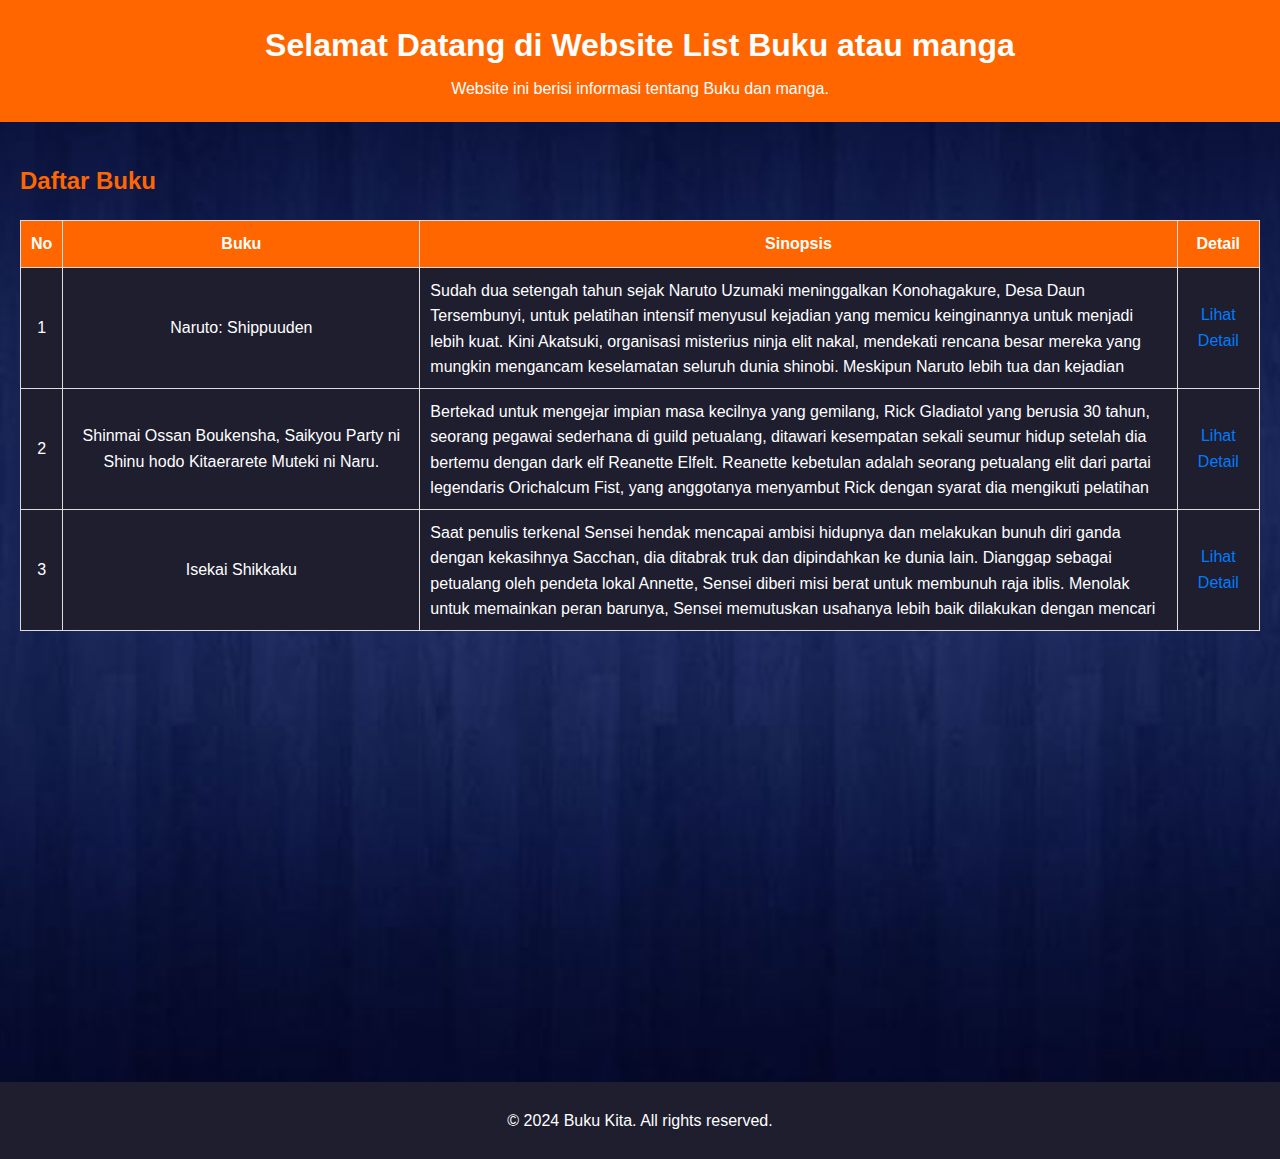
<file: index.html>
<!DOCTYPE html>
<html lang="en">
<head>
  <meta charset="UTF-8">
  <meta name="viewport" content="width=device-width, initial-scale=1.0">
  <title>List Buku dan Anime</title>
  <link rel="stylesheet" href="style/hal_utama.css">
</head>
<body>
  <!-- MEMBUAT HEADER -->
  <header> 
    <h1>Selamat Datang di Website List Buku atau manga</h1>
    <p>Website ini berisi informasi tentang Buku dan manga.</p>
  </header>

  <main>
    <!-- Membuat Table -->
    <section class="nama_buku">
        <h2>Daftar Buku</h2>
    <table>
      <thead>
        <tr>
          <th>No</th>
          <th>Buku</th>
          <th>Sinopsis</th>
          <th>Detail</th>
        </tr>
      </thead>
      <tbody>
        <tr>
          <td>1</td>
          <td>Naruto: Shippuuden</td>
          <td>
            <div class="scroll">
                Sudah dua setengah tahun sejak Naruto Uzumaki meninggalkan Konohagakure, Desa Daun Tersembunyi, untuk pelatihan intensif menyusul kejadian yang memicu keinginannya untuk menjadi lebih kuat. Kini Akatsuki, organisasi misterius ninja elit nakal, mendekati rencana besar mereka yang mungkin mengancam keselamatan seluruh dunia shinobi. Meskipun Naruto lebih tua dan kejadian mengerikan akan segera terjadi, kepribadiannya tidak banyak berubah—masih cerewet dan kekanak kanakan meskipun dia sekarang jauh lebih percaya diri dan memiliki tekad yang lebih besar untuk melindungi teman-teman dan rumahnya. Apapun yang terjadi, Naruto akan terus berjuang demi apa yang penting baginya, bahkan dengan mengorbankan tubuhnya sendiri, dalam kelanjutan kisah tentang anak laki-laki yang ingin menjadi Hokage.
            </div>
          </td>
          <td><a href="/hal_buku/naruto.html">Lihat Detail</a></td>
        </tr>
        <tr>
          <td>2</td>
          <td>Shinmai Ossan Boukensha, Saikyou Party ni Shinu hodo Kitaerarete Muteki ni Naru.</td>
          <td>
            <div class="scroll">
                Bertekad untuk mengejar impian masa kecilnya yang gemilang, Rick Gladiatol yang berusia 30 tahun, seorang pegawai sederhana di guild petualang, ditawari kesempatan sekali seumur hidup setelah dia bertemu dengan dark elf Reanette Elfelt. Reanette kebetulan adalah seorang petualang elit dari partai legendaris Orichalcum Fist, yang anggotanya menyambut Rick dengan syarat dia mengikuti pelatihan Spartan. Dua tahun kemudian, Rick akhirnya siap untuk mengikuti ujian E-Rank yang secara resmi memenuhi syarat sebagai seorang petualang. Namun, kekuatan magis mentah hanya dapat dikembangkan sampai seseorang berusia 20 tahun. Dengan demikian, Rick menghadapi permusuhan umum dari sesama peserta dan penguji, sehingga dia tidak punya pilihan selain menunjukkan kepada dunia bahwa pelatihan neraka telah mengubahnya menjadi pejuang yang tak terkalahkan.
            </div>
          </td>
          <td><a href="hal_buku/shinmai.html">Lihat Detail</a></td>
        </tr>
        <tr>
          <td>3</td>
          <td>Isekai Shikkaku</td>
          <td>
            <div class="scroll">
                Saat penulis terkenal Sensei hendak mencapai ambisi hidupnya dan melakukan bunuh diri ganda dengan kekasihnya Sacchan, dia ditabrak truk dan dipindahkan ke dunia lain. Dianggap sebagai petualang oleh pendeta lokal Annette, Sensei diberi misi berat untuk membunuh raja iblis. Menolak untuk memainkan peran barunya, Sensei memutuskan usahanya lebih baik dilakukan dengan mencari Sacchan dengan harapan dia ada di suatu tempat di dunia baru ini. Di awal perjalanannya, Sensei bertemu dengan seniman bela diri Tama dan secara tak terduga menyelamatkannya dari bahaya mematikan. Bersyukur atas tindakannya, Tama memutuskan untuk mengawalnya. Pasangan ini segera bergabung dengan Annette yang, tergoda oleh kepribadian kuat penulis, telah bersumpah untuk melindungi kehidupan Sensei. Saat ketiganya berkeliaran di tanah berbahaya yang dipenuhi monster, mereka segera menyadari bahwa manusia mungkin adalah ancaman sebenarnya bagi perdamaian dunia—dan Sensei mungkin satu-satunya yang memiliki kekuatan untuk menghentikan mereka.
            </div>
          </td>
          <td><a href="hal_buku/isekai.html">Lihat Detail</a></td>
        </tr>
      </tbody>
    </table>
    </section>
  </main>
  <!-- Membuat Footer -->
  <footer>
    <p>&copy; 2024 Buku Kita. All rights reserved.</p>
  </footer>
</body>
</html>
</file>
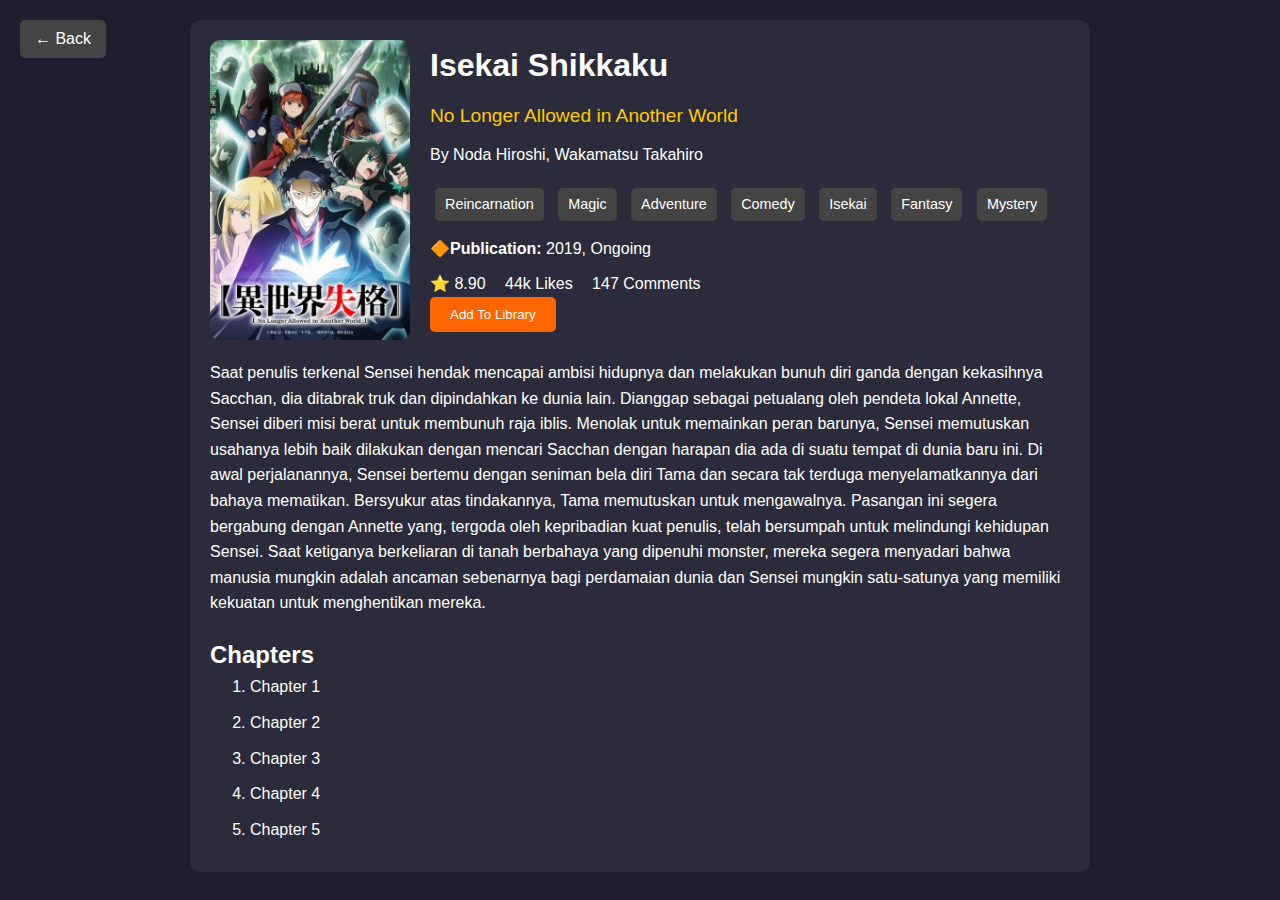
<file: hal_buku/isekai.html>
<!DOCTYPE html>
<html lang="en">
  <head>
    <meta charset="UTF-8" />
    <meta name="viewport" content="width=device-width, initial-scale=1.0" />
    <title>Isekai Shikkaku</title>
    <link rel="stylesheet" href="/style/hal_buku.css" />
  </head>
  <body data-chapter-key="isekai">
    <div class="container">
      <!-- Membuat tombol Kembali -->
      <button class="back-button" onclick="goBack()">← Back</button>
      <!-- Header -->
      <div class="header">
        <img src="/Gambar/cover-isekai-shikkaku.jpg" alt="" class="cover-image" />
        <div class="details">
          <h1>Isekai Shikkaku</h1>
          <p class="subtitle">No Longer Allowed in Another World</p>
          <p class="author">By Noda Hiroshi, Wakamatsu Takahiro</p>
          <div class="tags">
            <span>Reincarnation</span>
            <span>Magic</span>
            <span>Adventure</span>
            <span>Comedy</span>
            <span>Isekai</span>
            <span>Fantasy</span>
            <span>Mystery</span>
          </div>
          <!-- Membuat Status dan rating -->
          <p class="status"><strong>🔶Publication:</strong> 2019, Ongoing</p>
          <div class="ratings">
            <span>⭐ 8.90</span>
            <span>44k Likes</span>
            <span>147 Comments</span>
          </div>
          <button class="add-to-library">Add To Library</button>
        </div>
      </div>
      <!-- Membuat Description -->
      <div class="description">
        <p>
          Saat penulis terkenal Sensei hendak mencapai ambisi hidupnya dan melakukan bunuh diri ganda dengan kekasihnya Sacchan, dia ditabrak truk dan dipindahkan ke dunia lain. Dianggap sebagai petualang oleh pendeta lokal Annette, Sensei
          diberi misi berat untuk membunuh raja iblis. Menolak untuk memainkan peran barunya, Sensei memutuskan usahanya lebih baik dilakukan dengan mencari Sacchan dengan harapan dia ada di suatu tempat di dunia baru ini. Di awal
          perjalanannya, Sensei bertemu dengan seniman bela diri Tama dan secara tak terduga menyelamatkannya dari bahaya mematikan. Bersyukur atas tindakannya, Tama memutuskan untuk mengawalnya. Pasangan ini segera bergabung dengan Annette
          yang, tergoda oleh kepribadian kuat penulis, telah bersumpah untuk melindungi kehidupan Sensei. Saat ketiganya berkeliaran di tanah berbahaya yang dipenuhi monster, mereka segera menyadari bahwa manusia mungkin adalah ancaman
          sebenarnya bagi perdamaian dunia dan Sensei mungkin satu-satunya yang memiliki kekuatan untuk menghentikan mereka.
        </p>
      </div>
      <!-- Membuat List -->
      <div class="chapters">
        <h2>Chapters</h2>
        <ol>
          <li class="popklik" data-popup="popupbox1">Chapter 1</li>
          <div class="popupbox" id="popupbox1">
            <!-- popup -->
            <div class="popup close">
              <div class="image-container" id="chapter1-container-isekai"></div>
              <p class="close back-button">Close</p>
            </div>
          </div>
          <li class="popklik" data-popup="popupbox2">Chapter 2</li>
          <div class="popupbox" id="popupbox2">
            <!-- popup -->
            <div class="popup close">
              <div class="image-container" id="chapter2-container-isekai"></div>
              <p class="close back-button">Close</p>
            </div>
          </div>
          <li class="popklik" data-popup="popupbox3">Chapter 3</li>
          <div class="popupbox" id="popupbox3">
            <!-- popup -->
            <div class="popup close">
              <div class="image-container" id="chapter3-container-isekai"></div>
              <p class="close back-button">Close</p>
            </div>
          </div>
          <li class="popklik" data-popup="popupbox4">Chapter 4</li>
          <div class="popupbox" id="popupbox4">
            <!-- popup -->
            <div class="popup close">
              <div class="image-container" id="chapter4-container-isekai"></div>
              <p class="close back-button">Close</p>
            </div>
          </div>
          <li class="popklik" data-popup="popupbox5">Chapter 5</li>
          <div class="popupbox" id="popupbox5">
            <!-- popup -->
            <div class="popup close">
              <div class="image-container" id="chapter5-container-isekai"></div>
              <p class="close back-button">Close</p>
            </div>
          </div>
        </ol>
      </div>
    </div>

    <script src="/javascript/hal_buku.js"></script>
  </body>
</html>
</file>
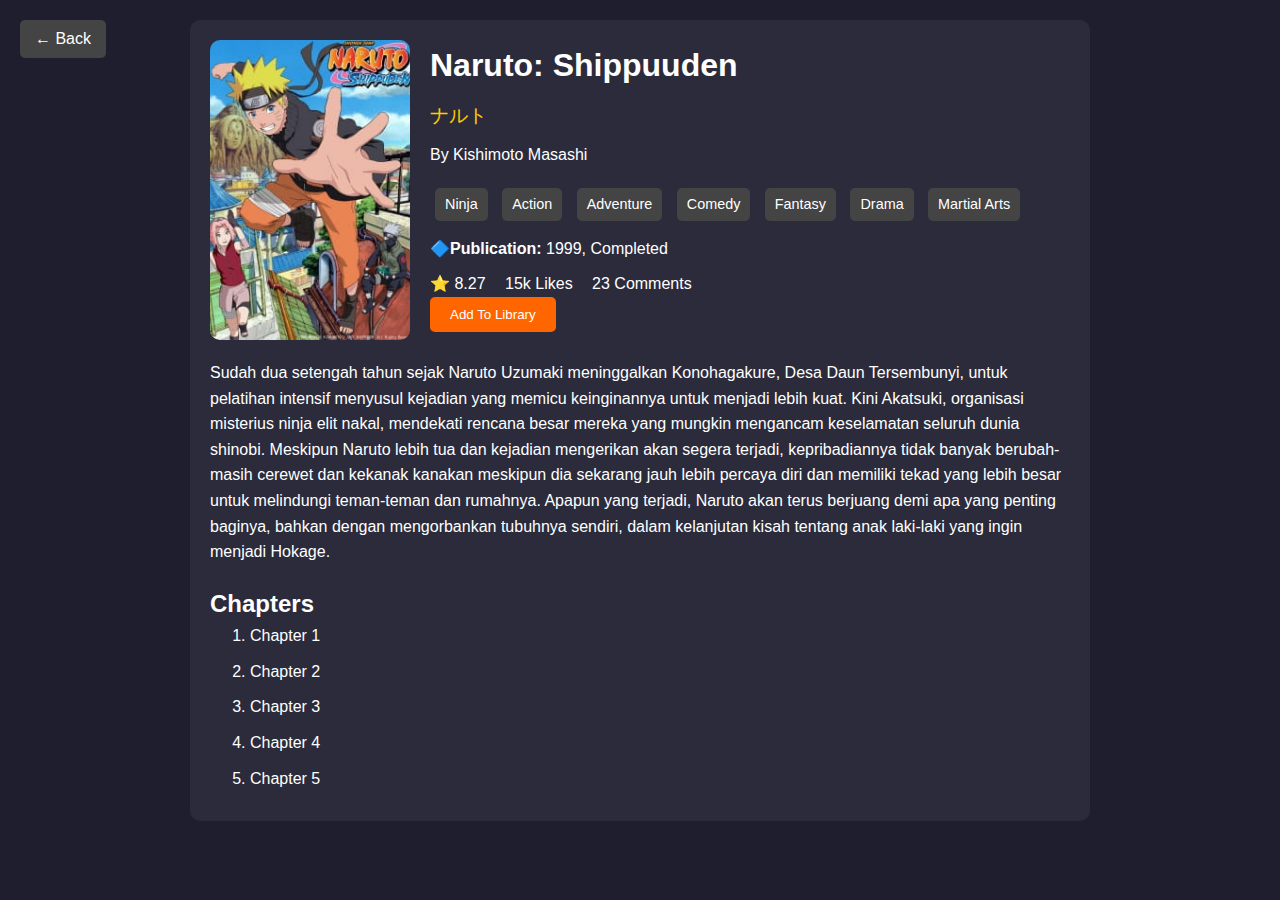
<file: hal_buku/naruto.html>
<!DOCTYPE html>
<html lang="en">
<head>
  <meta charset="UTF-8">
  <meta name="viewport" content="width=device-width, initial-scale=1.0">
  <title>Naruto: Shippuuden</title>
  <link rel="stylesheet" href="/style/hal_buku.css">
</head>
<body data-chapter-key="naruto">
  <div class="container">
    <!-- Membuat Tombol Kembali -->
    <button class="back-button" onclick="goBack()">← Back</button>
    <!-- Header -->
    <div class="header">
        <img src="/Gambar/cover-naruto.jpg" alt="" class="cover-image">
        <div class="details">
        <h1>Naruto: Shippuuden</h1>
        <p class="subtitle">ナルト</p>
        <p class="author">By Kishimoto Masashi</p>
        <div class="tags">
            <span>Ninja</span>
            <span>Action</span>
            <span>Adventure</span>
            <span>Comedy</span>
            <span>Fantasy</span>
            <span>Drama</span>
            <span>Martial Arts</span>
        </div>
        <!-- Membuat Status dan rating -->
        <p class="status"><strong>🔷Publication:</strong>  1999, Completed</p>
        <div class="ratings">
            <span>⭐ 8.27</span>
            <span>15k Likes</span>
            <span>23 Comments</span>
        </div>
        <button class="add-to-library">Add To Library</button>
      </div>
    </div>
    <!-- Membuat Description -->
    <div class="description">
      <p>Sudah dua setengah tahun sejak Naruto Uzumaki meninggalkan Konohagakure, Desa Daun Tersembunyi, untuk pelatihan intensif menyusul kejadian yang memicu keinginannya untuk menjadi lebih kuat. Kini Akatsuki, organisasi misterius ninja elit nakal, mendekati rencana besar mereka yang mungkin mengancam keselamatan seluruh dunia shinobi. Meskipun Naruto lebih tua dan kejadian mengerikan akan segera terjadi, kepribadiannya tidak banyak berubah-masih cerewet dan kekanak kanakan meskipun dia sekarang jauh lebih percaya diri dan memiliki tekad yang lebih besar untuk melindungi teman-teman dan rumahnya. Apapun yang terjadi, Naruto akan terus berjuang demi apa yang penting baginya, bahkan dengan mengorbankan tubuhnya sendiri, dalam kelanjutan kisah tentang anak laki-laki yang ingin menjadi Hokage.</p>
    </div>
    <!-- Membuat List -->
    <div class="chapters">
      <h2>Chapters</h2>
      <ol>
        <li class="popklik" data-popup="popupbox1">Chapter 1</li>
        <div class="popupbox" id="popupbox1">
          <!-- popup -->
          <div class="popup close">
            <div class="image-container" id="chapter1-container-naruto"></div>
            <p class="close back-button">Close</p>
          </div>
        </div>
        <li class="popklik" data-popup="popupbox2">Chapter 2</li>
        <div class="popupbox" id="popupbox2">
          <!-- popup -->
          <div class="popup close">
            <div class="image-container" id="chapter2-container-naruto"></div>
            <p class="close back-button">Close</p>
          </div>
        </div>
        <li class="popklik" data-popup="popupbox3">Chapter 3</li>
        <div class="popupbox" id="popupbox3">
          <!-- popup -->
          <div class="popup close">
            <div class="image-container" id="chapter3-container-naruto"></div>
            <p class="close back-button">Close</p>
          </div>
        </div>
        <li class="popklik" data-popup="popupbox4">Chapter 4</li>
        <div class="popupbox" id="popupbox4">
          <!-- popup -->
          <div class="popup close">
            <div class="image-container" id="chapter4-container-naruto"></div>
            <p class="close back-button">Close</p>
          </div>
        </div>
        <li class="popklik" data-popup="popupbox5">Chapter 5</li>
        <div class="popupbox" id="popupbox5">
          <!-- popup -->
          <div class="popup close">
            <div class="image-container" id="chapter5-container-naruto"></div>
            <p class="close back-button">Close</p>
          </div>
        </div>
      </ol>
    </div>
  </div>

  <script src="/javascript/hal_buku.js"></script>
</body>
</html>
</file>
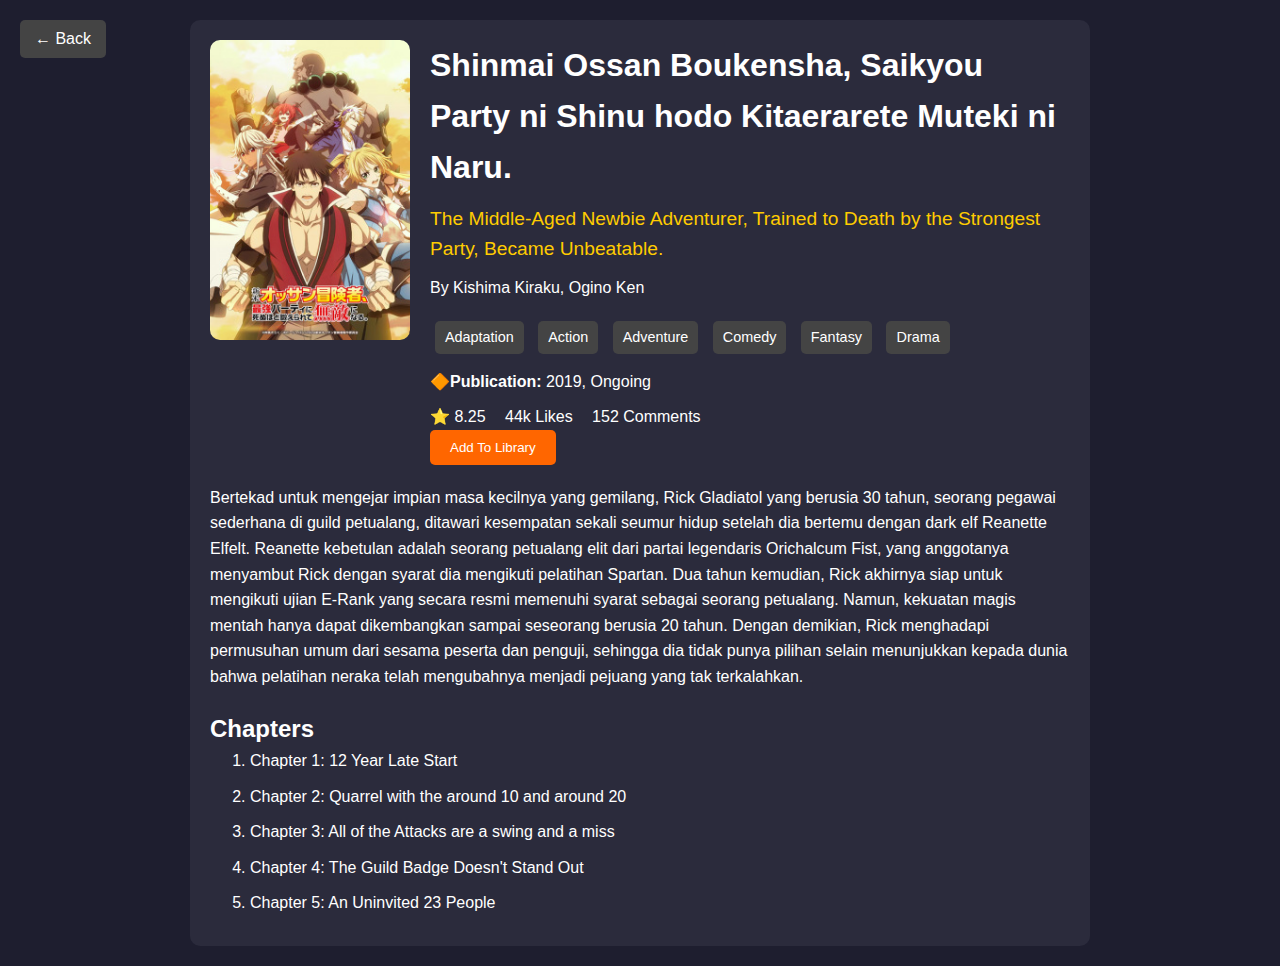
<file: hal_buku/shinmai.html>
<!DOCTYPE html>
<html lang="en">
<head>
  <meta charset="UTF-8">
  <meta name="viewport" content="width=device-width, initial-scale=1.0">
  <title>Shinmai Ossan Boukensha, Saikyou Party ni Shinu hodo Kitaerarete Muteki ni Naru.</title>
  <link rel="stylesheet" href="/style/hal_buku.css">
</head>
<body data-chapter-key="shinmai">
  <div class="container">
    <!-- Membuat Tombol Kembali -->
    <button class="back-button" onclick="goBack()">← Back</button>
    <!-- Header -->
    <div class="header">
        <img src="/Gambar/cover_shinmai.jpg" alt="" class="cover-image">
        <div class="details">
        <h1>Shinmai Ossan Boukensha, Saikyou Party ni Shinu hodo Kitaerarete Muteki ni Naru.</h1>
        <p class="subtitle">The Middle-Aged Newbie Adventurer, Trained to Death by the Strongest Party, Became Unbeatable.</p>
        <p class="author">By Kishima Kiraku, Ogino Ken</p>
        <div class="tags">
            <span>Adaptation</span>
            <span>Action</span>
            <span>Adventure</span>
            <span>Comedy</span>
            <span>Fantasy</span>
            <span>Drama</span>
        </div>
        <!-- Membuat Status dan rating -->
        <p class="status"><strong>🔶Publication:</strong>  2019, Ongoing</p>
        <div class="ratings">
            <span>⭐ 8.25</span>
            <span>44k Likes</span>
            <span>152 Comments</span>
        </div>
        <button class="add-to-library">Add To Library</button>
      </div>
    </div>
    <!-- Membuat Description -->
    <div class="description">
        <p>Bertekad untuk mengejar impian masa kecilnya yang gemilang, Rick Gladiatol yang berusia 30 tahun, seorang pegawai sederhana di guild petualang, ditawari kesempatan sekali seumur hidup setelah dia bertemu dengan dark elf Reanette Elfelt. Reanette kebetulan adalah seorang petualang elit dari partai legendaris Orichalcum Fist, yang anggotanya menyambut Rick dengan syarat dia mengikuti pelatihan Spartan. Dua tahun kemudian, Rick akhirnya siap untuk mengikuti ujian E-Rank yang secara resmi memenuhi syarat sebagai seorang petualang. Namun, kekuatan magis mentah hanya dapat dikembangkan sampai seseorang berusia 20 tahun. Dengan demikian, Rick menghadapi permusuhan umum dari sesama peserta dan penguji, sehingga dia tidak punya pilihan selain menunjukkan kepada dunia bahwa pelatihan neraka telah mengubahnya menjadi pejuang yang tak terkalahkan.</p>
    </div>
    <!-- Membuat List -->
    <div class="chapters">
      <h2>Chapters</h2>
      <ol>
        <li class="popklik" data-popup="popupbox1">Chapter 1: 12 Year Late Start</li>
        <div class="popupbox" id="popupbox1">
          <!-- popup -->
          <div class="popup close">
            <div class="image-container" id="chapter1-container-shinmai"></div>
            <p class="close back-button">Close</p>
          </div>
        </div>
        <li class="popklik" data-popup="popupbox2">Chapter 2: Quarrel with the around 10 and around 20</li>
        <div class="popupbox" id="popupbox2">
          <!-- popup -->
          <div class="popup close">
            <div class="image-container" id="chapter2-container-shinmai"></div>
            <p class="close back-button">Close</p>
          </div>
        </div>
        <li class="popklik" data-popup="popupbox3">Chapter 3: All of the Attacks are a swing and a miss</li>
        <div class="popupbox" id="popupbox3">
          <!-- popup -->
          <div class="popup close">
            <div class="image-container" id="chapter3-container-shinmai"></div>
            <p class="close back-button">Close</p>
          </div>
        </div>
        <li class="popklik" data-popup="popupbox4">Chapter 4: The Guild Badge Doesn't Stand Out</li>
        <div class="popupbox" id="popupbox4">
          <!-- popup -->
          <div class="popup close">
            <div class="image-container" id="chapter4-container-shinmai"></div>
            <p class="close back-button">Close</p>
          </div>
        </div>
        <li class="popklik" data-popup="popupbox5">Chapter 5: An Uninvited 23 People</li>
        <div class="popupbox" id="popupbox5">
          <!-- popup -->
          <div class="popup close">
            <div class="image-container" id="chapter5-container-shinmai"></div>
            <p class="close back-button">Close</p>
          </div>
        </div>
      </ol>
    </div>
  </div>

  <script src="/javascript/hal_buku.js"></script>
</body>
</html>
</file>
<file: style/hal_utama.css>
/* File: style.css */
body {
    font-family: Arial, sans-serif;
    line-height: 1.6;
    margin: 0;
    padding: 0;
    background:url('/Gambar/bg.png') no-repeat center;
    background-size: cover;
  }

/* Membuat text di dalam table bisa di scroll */
  .scroll {
    max-width: 85rem;
    max-height: 100px;
    overflow-y: auto;
    text-align: left;
  }
  /* end */

  /* Membuat Header */
  header {
    background: #ff6600;
    color: white;
    padding: 20px 0;
    text-align: center;
  }
  header h1 {
    margin: 0;
    font-size: 2em;
  }
  
  header p {
    margin: 5px 0 0;
  }
  /* Header END */

/* Membuat TABLE */

  section{
    height: 100vh;
  }

  main {
    padding: 20px;
  }
  
  h2 {
    color: #ff6600;
  }
  
  table {
    width: 100%;
    border-collapse: collapse;
    margin: 20px 0;
  }
  
  table th, table td {
    border: 1px solid #ddd;
    padding: 10px;
    text-align: center;
  }
  
  table th {
    background-color:  #ff6600;
    color: white;
  }
  
  table tr {
    color: white;
    background-color: #1e1e2f;
  }
  
  table tr:hover {
    background-color: #1e1e2f;
  }
  
  a {
    color: #007bff;
    text-decoration: none;
  }
  
  a:hover {
    text-decoration: underline;
  }

  /* Table end */


  /* footer */
  footer {
    text-align: center;
    padding: 10px 0;
    background: #1e1e2f;
    color: white;
  }
  /* footer end */
</file>
<file: style/hal_buku.css>
* {
    margin: 0;
    padding: 0;
    box-sizing: border-box;
  }
  
  body {
    font-family: Arial, sans-serif;
    background-color: #1e1e2f;
    color: #ffffff;
    line-height: 1.6;
  }
  
  .container {
    max-width: 900px;
    margin: 20px auto;
    padding: 20px;
    background-color: #2b2b3c;
    border-radius: 10px;
  }
  
  .popupbox {
    width: 100%;
    position: fixed;
    top: 49.9%;
    left: 50%;
    transform: translate(-50%, -50%);
    background-color: rgba(0, 0, 0, 0.5);
    z-index: 10000;
    overflow-y: auto;
    height: 100%;
    /* padding: 1em 1em; */
    visibility: hidden;
    opacity: 0;
    transition: 0.5s;
  }
  
  .popup {
    background-color: #1e1e2f;
    box-shadow: 0 0 10px rgba(0, 0, 0, 0.2);
    overflow-x: hidden; 
  }
  
  .popupbox.on {
    visibility: visible;
    opacity: 1;
    transition: 0.5s;
  }
  
  .popup img {
    display: block;
    margin: 0 20rem;
    width: 50%;
    height: 50%;
  }

  .back-button1{
    position: absolute;
    top: 20px;
    left: 20px;
    padding: 10px 15px;
    background-color: #444;
    color: #fff;
    border: none;
    border-radius: 5px;
    font-size: 16px;
    cursor: pointer;
  }

  .back-button {
    position: absolute;
    top: 20px;
    left: 20px;
    padding: 10px 15px;
    background-color: #444;
    color: #fff;
    border: none;
    border-radius: 5px;
    font-size: 16px;
    cursor: pointer;
  }
  
  .back-button:hover {
    background-color: #666;
  }
  
  .header {
    display: flex;
    gap: 20px;
  }
  
  .cover-image {
    width: 200px;
    height: 300px;
    object-fit: cover;
    border-radius: 10px;
  }
  
  .details {
    flex: 1;
  }
  
  h1 {
    font-size: 2em;
    margin-bottom: 10px;
  }
  
  .subtitle {
    font-size: 1.2em;
    color: #ffcc00;
    margin-bottom: 10px;
  }
  
  .author {
    margin-bottom: 15px;
  }
  
  .tags span {
    display: inline-block;
    margin: 5px;
    padding: 5px 10px;
    background-color: #444;
    border-radius: 5px;
    font-size: 0.9em;
  }
  
  .status {
    margin: 10px 0;
  }
  
  .ratings span {
    margin-right: 15px;
  }
  
  .add-to-library {
    display: inline-block;
    padding: 10px 20px;
    background-color: #ff6600;
    color: white;
    border: none;
    border-radius: 5px;
    cursor: pointer;
  }
  
  .add-to-library:hover {
    background-color: #ff4500;
  }
  
  .description {
    margin-top: 20px;
  }
  
  .chapters {
    margin-top: 20px;
  }
  
  ol {
    margin-left: 20px;
    padding-left: 20px;
  }
  
  ol li {
    margin-bottom: 10px;
  }
  
  li:hover {
    color: #ff6600;
    cursor: pointer;
  }
</file>
